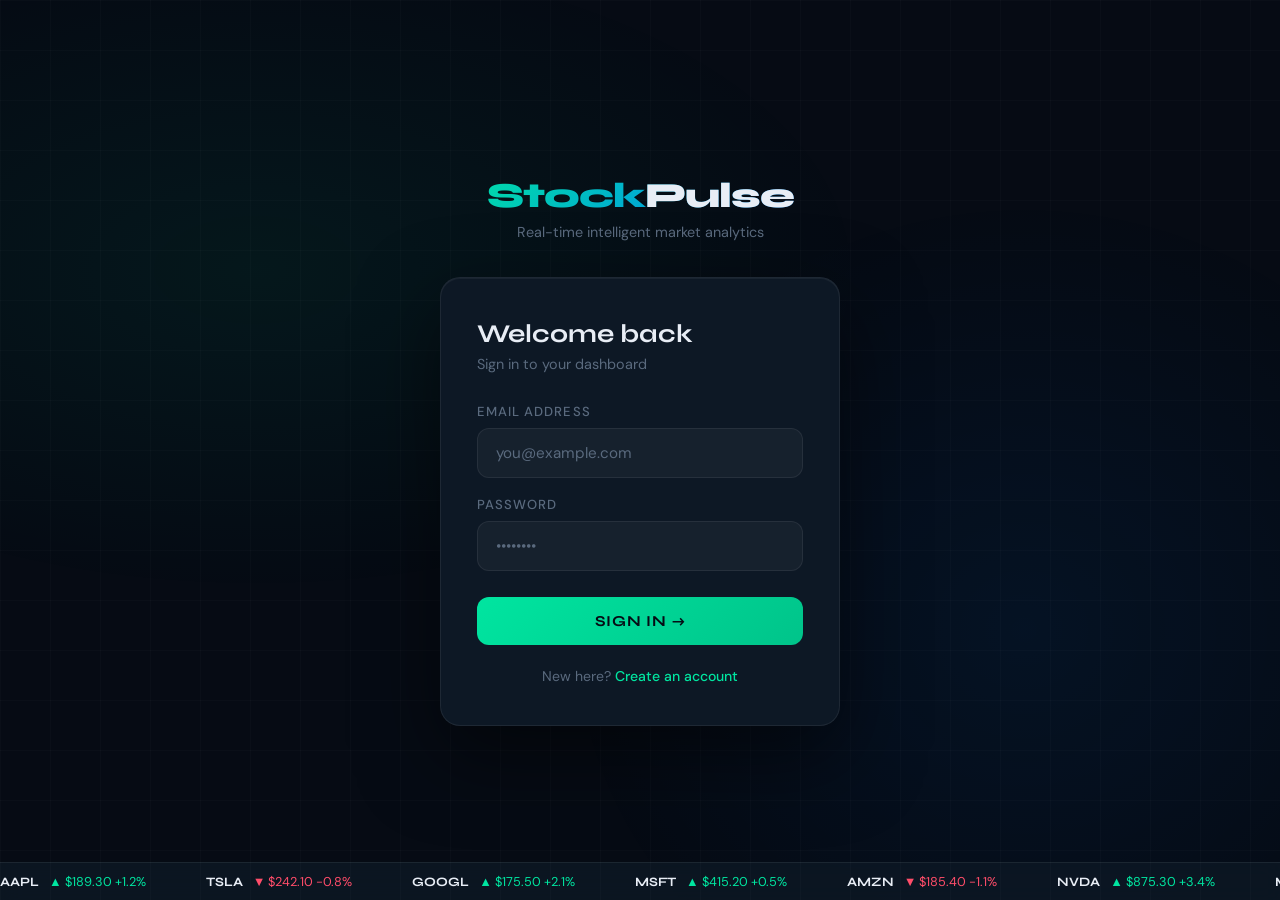
<file: login.html>
<!DOCTYPE html>
<html lang="en">
<head>
  <meta charset="UTF-8">
  <meta name="viewport" content="width=device-width, initial-scale=1.0">
  <title>Login — StockPulse</title>
  <link href="https://fonts.googleapis.com/css2?family=Syne:wght@400;600;700;800&family=DM+Sans:wght@300;400;500&display=swap" rel="stylesheet">
  <style>
    :root {
      --bg: #060b14;
      --surface: #0d1825;
      --border: rgba(255,255,255,0.07);
      --accent: #00e5a0;
      --accent2: #0077ff;
      --text: #e8edf5;
      --muted: #5a6a7e;
      --danger: #ff4d6a;
    }
 
    * { margin: 0; padding: 0; box-sizing: border-box; }
 
    body {
      font-family: 'DM Sans', sans-serif;
      background: var(--bg);
      color: var(--text);
      min-height: 100vh;
      display: flex;
      align-items: center;
      justify-content: center;
      overflow: hidden;
      position: relative;
    }
 
    /* animated background */
    body::before {
      content: '';
      position: fixed;
      inset: 0;
      background:
        radial-gradient(ellipse 80% 60% at 20% 30%, rgba(0,229,160,0.06) 0%, transparent 60%),
        radial-gradient(ellipse 60% 80% at 80% 70%, rgba(0,119,255,0.07) 0%, transparent 60%);
      pointer-events: none;
    }
 
    /* grid lines */
    body::after {
      content: '';
      position: fixed;
      inset: 0;
      background-image:
        linear-gradient(rgba(255,255,255,0.02) 1px, transparent 1px),
        linear-gradient(90deg, rgba(255,255,255,0.02) 1px, transparent 1px);
      background-size: 50px 50px;
      pointer-events: none;
    }
 
    .auth-wrap {
      position: relative;
      z-index: 10;
      width: 100%;
      max-width: 440px;
      padding: 20px;
    }
 
    .brand {
      text-align: center;
      margin-bottom: 36px;
    }
 
    .brand-logo {
      font-family: 'Syne', sans-serif;
      font-size: 2.2rem;
      font-weight: 800;
      letter-spacing: -1px;
      background: linear-gradient(135deg, var(--accent), var(--accent2));
      -webkit-background-clip: text;
      -webkit-text-fill-color: transparent;
      background-clip: text;
    }
 
    .brand-logo span { color: var(--text); -webkit-text-fill-color: var(--text); }
 
    .brand p {
      color: var(--muted);
      font-size: 0.9rem;
      margin-top: 6px;
    }
 
    .card {
      background: var(--surface);
      border: 1px solid var(--border);
      border-radius: 20px;
      padding: 40px 36px;
      backdrop-filter: blur(20px);
      box-shadow: 0 30px 80px rgba(0,0,0,0.5), inset 0 1px 0 rgba(255,255,255,0.05);
    }
 
    .card h2 {
      font-family: 'Syne', sans-serif;
      font-size: 1.6rem;
      font-weight: 700;
      margin-bottom: 6px;
    }
 
    .card .sub {
      color: var(--muted);
      font-size: 0.9rem;
      margin-bottom: 30px;
    }
 
    .form-group {
      margin-bottom: 18px;
    }
 
    .form-group label {
      display: block;
      font-size: 0.82rem;
      font-weight: 500;
      color: var(--muted);
      text-transform: uppercase;
      letter-spacing: 0.08em;
      margin-bottom: 8px;
    }
 
    .form-group input {
      width: 100%;
      padding: 14px 18px;
      background: rgba(255,255,255,0.04);
      border: 1px solid var(--border);
      border-radius: 12px;
      color: var(--text);
      font-family: 'DM Sans', sans-serif;
      font-size: 0.95rem;
      transition: all 0.25s;
      outline: none;
    }
 
    .form-group input:focus {
      border-color: var(--accent);
      background: rgba(0,229,160,0.04);
      box-shadow: 0 0 0 3px rgba(0,229,160,0.1);
    }
 
    .form-group input::placeholder { color: var(--muted); }
 
    .btn-submit {
      width: 100%;
      padding: 15px;
      background: linear-gradient(135deg, var(--accent), #00c48a);
      color: #060b14;
      font-family: 'Syne', sans-serif;
      font-weight: 700;
      font-size: 0.95rem;
      letter-spacing: 0.05em;
      border: none;
      border-radius: 12px;
      cursor: pointer;
      margin-top: 8px;
      transition: all 0.3s;
      position: relative;
      overflow: hidden;
    }
 
    .btn-submit::after {
      content: '';
      position: absolute;
      inset: 0;
      background: rgba(255,255,255,0);
      transition: background 0.2s;
    }
 
    .btn-submit:hover { transform: translateY(-2px); box-shadow: 0 10px 30px rgba(0,229,160,0.3); }
    .btn-submit:hover::after { background: rgba(255,255,255,0.1); }
    .btn-submit:active { transform: translateY(0); }
 
    .switch-text {
      text-align: center;
      margin-top: 22px;
      color: var(--muted);
      font-size: 0.88rem;
    }
 
    .switch-text a {
      color: var(--accent);
      text-decoration: none;
      font-weight: 500;
    }
 
    .switch-text a:hover { text-decoration: underline; }
 
    .error-msg {
      background: rgba(255,77,106,0.1);
      border: 1px solid rgba(255,77,106,0.3);
      color: var(--danger);
      padding: 12px 16px;
      border-radius: 10px;
      font-size: 0.85rem;
      margin-bottom: 16px;
      display: none;
    }
 
    .ticker-tape {
      position: fixed;
      bottom: 0;
      left: 0;
      right: 0;
      background: rgba(13,24,37,0.8);
      border-top: 1px solid var(--border);
      padding: 10px 0;
      overflow: hidden;
      backdrop-filter: blur(10px);
    }
 
    .ticker-inner {
      display: flex;
      gap: 60px;
      animation: ticker 30s linear infinite;
      white-space: nowrap;
      font-size: 0.8rem;
    }
 
    .ticker-item { display: flex; gap: 10px; align-items: center; }
    .ticker-sym { font-family: 'Syne', sans-serif; font-weight: 700; }
    .tick-up { color: var(--accent); }
    .tick-down { color: var(--danger); }
 
    @keyframes ticker {
      from { transform: translateX(0); }
      to { transform: translateX(-50%); }
    }
  </style>
</head>
<body>
 
  <div class="auth-wrap">
    <div class="brand">
      <div class="brand-logo">Stock<span>Pulse</span></div>
      <p>Real-time intelligent market analytics</p>
    </div>
 
    <div class="card">
      <h2>Welcome back</h2>
      <p class="sub">Sign in to your dashboard</p>
 
      <div class="error-msg" id="error-msg">❌ Invalid email or password</div>
 
      <form id="login-form">
        <div class="form-group">
          <label>Email Address</label>
          <input type="email" id="email" placeholder="you@example.com" required>
        </div>
        <div class="form-group">
          <label>Password</label>
          <input type="password" id="password" placeholder="••••••••" required>
        </div>
        <button type="submit" class="btn-submit">SIGN IN →</button>
      </form>
 
      <p class="switch-text">
        New here? <a href="signup.html">Create an account</a>
      </p>
    </div>
  </div>
 
  <div class="ticker-tape">
    <div class="ticker-inner">
      <span class="ticker-item"><span class="ticker-sym">AAPL</span> <span class="tick-up">▲ $189.30 +1.2%</span></span>
      <span class="ticker-item"><span class="ticker-sym">TSLA</span> <span class="tick-down">▼ $242.10 -0.8%</span></span>
      <span class="ticker-item"><span class="ticker-sym">GOOGL</span> <span class="tick-up">▲ $175.50 +2.1%</span></span>
      <span class="ticker-item"><span class="ticker-sym">MSFT</span> <span class="tick-up">▲ $415.20 +0.5%</span></span>
      <span class="ticker-item"><span class="ticker-sym">AMZN</span> <span class="tick-down">▼ $185.40 -1.1%</span></span>
      <span class="ticker-item"><span class="ticker-sym">NVDA</span> <span class="tick-up">▲ $875.30 +3.4%</span></span>
      <span class="ticker-item"><span class="ticker-sym">META</span> <span class="tick-up">▲ $520.10 +1.9%</span></span>
      <span class="ticker-item"><span class="ticker-sym">NFLX</span> <span class="tick-down">▼ $630.20 -0.4%</span></span>
      <!-- duplicate for seamless loop -->
      <span class="ticker-item"><span class="ticker-sym">AAPL</span> <span class="tick-up">▲ $189.30 +1.2%</span></span>
      <span class="ticker-item"><span class="ticker-sym">TSLA</span> <span class="tick-down">▼ $242.10 -0.8%</span></span>
      <span class="ticker-item"><span class="ticker-sym">GOOGL</span> <span class="tick-up">▲ $175.50 +2.1%</span></span>
      <span class="ticker-item"><span class="ticker-sym">MSFT</span> <span class="tick-up">▲ $415.20 +0.5%</span></span>
      <span class="ticker-item"><span class="ticker-sym">AMZN</span> <span class="tick-down">▼ $185.40 -1.1%</span></span>
      <span class="ticker-item"><span class="ticker-sym">NVDA</span> <span class="tick-up">▲ $875.30 +3.4%</span></span>
      <span class="ticker-item"><span class="ticker-sym">META</span> <span class="tick-up">▲ $520.10 +1.9%</span></span>
      <span class="ticker-item"><span class="ticker-sym">NFLX</span> <span class="tick-down">▼ $630.20 -0.4%</span></span>
    </div>
  </div>
 
  <script>
    if (localStorage.getItem('theme') === 'light') {
      document.documentElement.setAttribute('data-theme','light');
    }
 
    document.getElementById('login-form').addEventListener('submit', function(e) {
      e.preventDefault();
      const email = document.getElementById('email').value.trim();
      const password = document.getElementById('password').value;
      const err = document.getElementById('error-msg');
 
      const users = JSON.parse(localStorage.getItem('users')) || [];
      const user = users.find(u => u.email === email && u.password === password);
 
      if (user) {
        localStorage.setItem('currentUser', JSON.stringify({ name: user.name, email: user.email }));
        window.location.href = 'index.html';
      } else {
        err.style.display = 'block';
        setTimeout(() => err.style.display = 'none', 3000);
      }
    });
  </script>
</body>
</html>
</file>
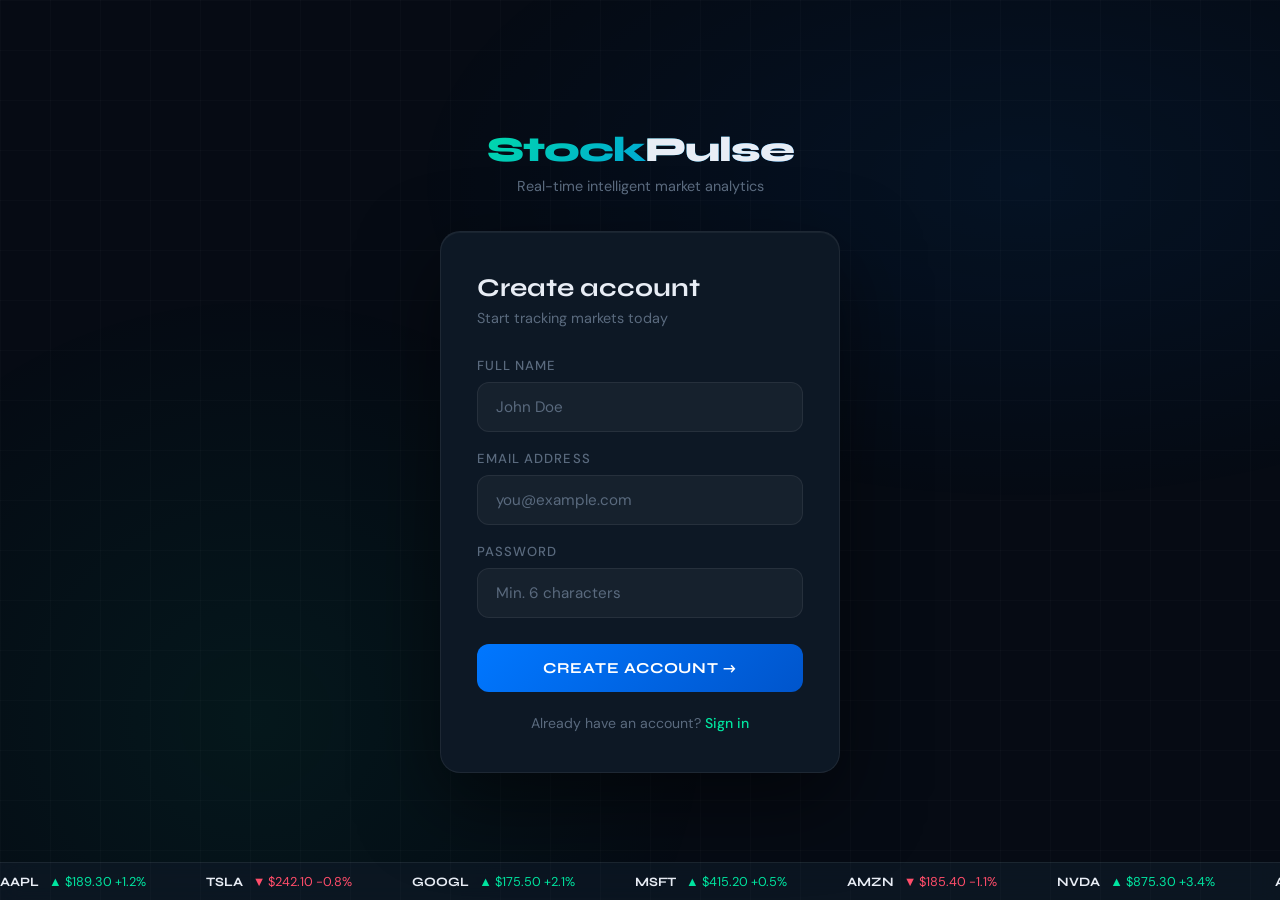
<file: signup.html>
<!DOCTYPE html>
<html lang="en">
<head>
  <meta charset="UTF-8">
  <meta name="viewport" content="width=device-width, initial-scale=1.0">
  <title>Sign Up — StockPulse</title>
  <link href="https://fonts.googleapis.com/css2?family=Syne:wght@400;600;700;800&family=DM+Sans:wght@300;400;500&display=swap" rel="stylesheet">
  <style>
    :root {
      --bg: #060b14;
      --surface: #0d1825;
      --border: rgba(255,255,255,0.07);
      --accent: #00e5a0;
      --accent2: #0077ff;
      --text: #e8edf5;
      --muted: #5a6a7e;
      --danger: #ff4d6a;
    }
 
    * { margin: 0; padding: 0; box-sizing: border-box; }
 
    body {
      font-family: 'DM Sans', sans-serif;
      background: var(--bg);
      color: var(--text);
      min-height: 100vh;
      display: flex;
      align-items: center;
      justify-content: center;
      overflow: hidden;
      position: relative;
    }
 
    body::before {
      content: '';
      position: fixed;
      inset: 0;
      background:
        radial-gradient(ellipse 80% 60% at 80% 20%, rgba(0,119,255,0.07) 0%, transparent 60%),
        radial-gradient(ellipse 60% 80% at 20% 80%, rgba(0,229,160,0.06) 0%, transparent 60%);
      pointer-events: none;
    }
 
    body::after {
      content: '';
      position: fixed;
      inset: 0;
      background-image:
        linear-gradient(rgba(255,255,255,0.02) 1px, transparent 1px),
        linear-gradient(90deg, rgba(255,255,255,0.02) 1px, transparent 1px);
      background-size: 50px 50px;
      pointer-events: none;
    }
 
    .auth-wrap {
      position: relative;
      z-index: 10;
      width: 100%;
      max-width: 440px;
      padding: 20px;
    }
 
    .brand {
      text-align: center;
      margin-bottom: 36px;
    }
 
    .brand-logo {
      font-family: 'Syne', sans-serif;
      font-size: 2.2rem;
      font-weight: 800;
      letter-spacing: -1px;
      background: linear-gradient(135deg, var(--accent), var(--accent2));
      -webkit-background-clip: text;
      -webkit-text-fill-color: transparent;
      background-clip: text;
    }
 
    .brand-logo span { color: var(--text); -webkit-text-fill-color: var(--text); }
    .brand p { color: var(--muted); font-size: 0.9rem; margin-top: 6px; }
 
    .card {
      background: var(--surface);
      border: 1px solid var(--border);
      border-radius: 20px;
      padding: 40px 36px;
      box-shadow: 0 30px 80px rgba(0,0,0,0.5), inset 0 1px 0 rgba(255,255,255,0.05);
    }
 
    .card h2 {
      font-family: 'Syne', sans-serif;
      font-size: 1.6rem;
      font-weight: 700;
      margin-bottom: 6px;
    }
 
    .card .sub {
      color: var(--muted);
      font-size: 0.9rem;
      margin-bottom: 30px;
    }
 
    .form-group { margin-bottom: 18px; }
 
    .form-group label {
      display: block;
      font-size: 0.82rem;
      font-weight: 500;
      color: var(--muted);
      text-transform: uppercase;
      letter-spacing: 0.08em;
      margin-bottom: 8px;
    }
 
    .form-group input {
      width: 100%;
      padding: 14px 18px;
      background: rgba(255,255,255,0.04);
      border: 1px solid var(--border);
      border-radius: 12px;
      color: var(--text);
      font-family: 'DM Sans', sans-serif;
      font-size: 0.95rem;
      transition: all 0.25s;
      outline: none;
    }
 
    .form-group input:focus {
      border-color: var(--accent2);
      background: rgba(0,119,255,0.04);
      box-shadow: 0 0 0 3px rgba(0,119,255,0.1);
    }
 
    .form-group input::placeholder { color: var(--muted); }
 
    .btn-submit {
      width: 100%;
      padding: 15px;
      background: linear-gradient(135deg, var(--accent2), #0055cc);
      color: #fff;
      font-family: 'Syne', sans-serif;
      font-weight: 700;
      font-size: 0.95rem;
      letter-spacing: 0.05em;
      border: none;
      border-radius: 12px;
      cursor: pointer;
      margin-top: 8px;
      transition: all 0.3s;
    }
 
    .btn-submit:hover { transform: translateY(-2px); box-shadow: 0 10px 30px rgba(0,119,255,0.3); }
    .btn-submit:active { transform: translateY(0); }
 
    .switch-text {
      text-align: center;
      margin-top: 22px;
      color: var(--muted);
      font-size: 0.88rem;
    }
 
    .switch-text a { color: var(--accent); text-decoration: none; font-weight: 500; }
    .switch-text a:hover { text-decoration: underline; }
 
    .error-msg {
      background: rgba(255,77,106,0.1);
      border: 1px solid rgba(255,77,106,0.3);
      color: var(--danger);
      padding: 12px 16px;
      border-radius: 10px;
      font-size: 0.85rem;
      margin-bottom: 16px;
      display: none;
    }
 
    .ticker-tape {
      position: fixed;
      bottom: 0; left: 0; right: 0;
      background: rgba(13,24,37,0.8);
      border-top: 1px solid var(--border);
      padding: 10px 0;
      overflow: hidden;
      backdrop-filter: blur(10px);
    }
 
    .ticker-inner {
      display: flex;
      gap: 60px;
      animation: ticker 30s linear infinite;
      white-space: nowrap;
      font-size: 0.8rem;
    }
 
    .ticker-item { display: flex; gap: 10px; align-items: center; }
    .ticker-sym { font-family: 'Syne', sans-serif; font-weight: 700; }
    .tick-up { color: var(--accent); }
    .tick-down { color: var(--danger); }
 
    @keyframes ticker {
      from { transform: translateX(0); }
      to { transform: translateX(-50%); }
    }
  </style>
</head>
<body>
 
  <div class="auth-wrap">
    <div class="brand">
      <div class="brand-logo">Stock<span>Pulse</span></div>
      <p>Real-time intelligent market analytics</p>
    </div>
 
    <div class="card">
      <h2>Create account</h2>
      <p class="sub">Start tracking markets today</p>
 
      <div class="error-msg" id="error-msg"></div>
 
      <form id="signup-form">
        <div class="form-group">
          <label>Full Name</label>
          <input type="text" id="name" placeholder="John Doe" required>
        </div>
        <div class="form-group">
          <label>Email Address</label>
          <input type="email" id="email" placeholder="you@example.com" required>
        </div>
        <div class="form-group">
          <label>Password</label>
          <input type="password" id="password" placeholder="Min. 6 characters" required minlength="6">
        </div>
        <button type="submit" class="btn-submit">CREATE ACCOUNT →</button>
      </form>
 
      <p class="switch-text">
        Already have an account? <a href="login.html">Sign in</a>
      </p>
    </div>
  </div>
 
  <div class="ticker-tape">
    <div class="ticker-inner">
      <span class="ticker-item"><span class="ticker-sym">AAPL</span> <span class="tick-up">▲ $189.30 +1.2%</span></span>
      <span class="ticker-item"><span class="ticker-sym">TSLA</span> <span class="tick-down">▼ $242.10 -0.8%</span></span>
      <span class="ticker-item"><span class="ticker-sym">GOOGL</span> <span class="tick-up">▲ $175.50 +2.1%</span></span>
      <span class="ticker-item"><span class="ticker-sym">MSFT</span> <span class="tick-up">▲ $415.20 +0.5%</span></span>
      <span class="ticker-item"><span class="ticker-sym">AMZN</span> <span class="tick-down">▼ $185.40 -1.1%</span></span>
      <span class="ticker-item"><span class="ticker-sym">NVDA</span> <span class="tick-up">▲ $875.30 +3.4%</span></span>
      <span class="ticker-item"><span class="ticker-sym">AAPL</span> <span class="tick-up">▲ $189.30 +1.2%</span></span>
      <span class="ticker-item"><span class="ticker-sym">TSLA</span> <span class="tick-down">▼ $242.10 -0.8%</span></span>
      <span class="ticker-item"><span class="ticker-sym">GOOGL</span> <span class="tick-up">▲ $175.50 +2.1%</span></span>
      <span class="ticker-item"><span class="ticker-sym">MSFT</span> <span class="tick-up">▲ $415.20 +0.5%</span></span>
      <span class="ticker-item"><span class="ticker-sym">AMZN</span> <span class="tick-down">▼ $185.40 -1.1%</span></span>
      <span class="ticker-item"><span class="ticker-sym">NVDA</span> <span class="tick-up">▲ $875.30 +3.4%</span></span>
    </div>
  </div>
 
  <script>
    document.getElementById('signup-form').addEventListener('submit', function(e) {
      e.preventDefault();
      const name = document.getElementById('name').value.trim();
      const email = document.getElementById('email').value.trim();
      const password = document.getElementById('password').value;
      const err = document.getElementById('error-msg');
 
      let users = JSON.parse(localStorage.getItem('users')) || [];
      if (users.find(u => u.email === email)) {
        err.textContent = '❌ This email is already registered.';
        err.style.display = 'block';
        return;
      }
 
      users.push({ name, email, password });
      localStorage.setItem('users', JSON.stringify(users));
      localStorage.setItem('currentUser', JSON.stringify({ name, email }));
      window.location.href = 'login.html';
    });
  </script>
</body>
</html>
</file>
